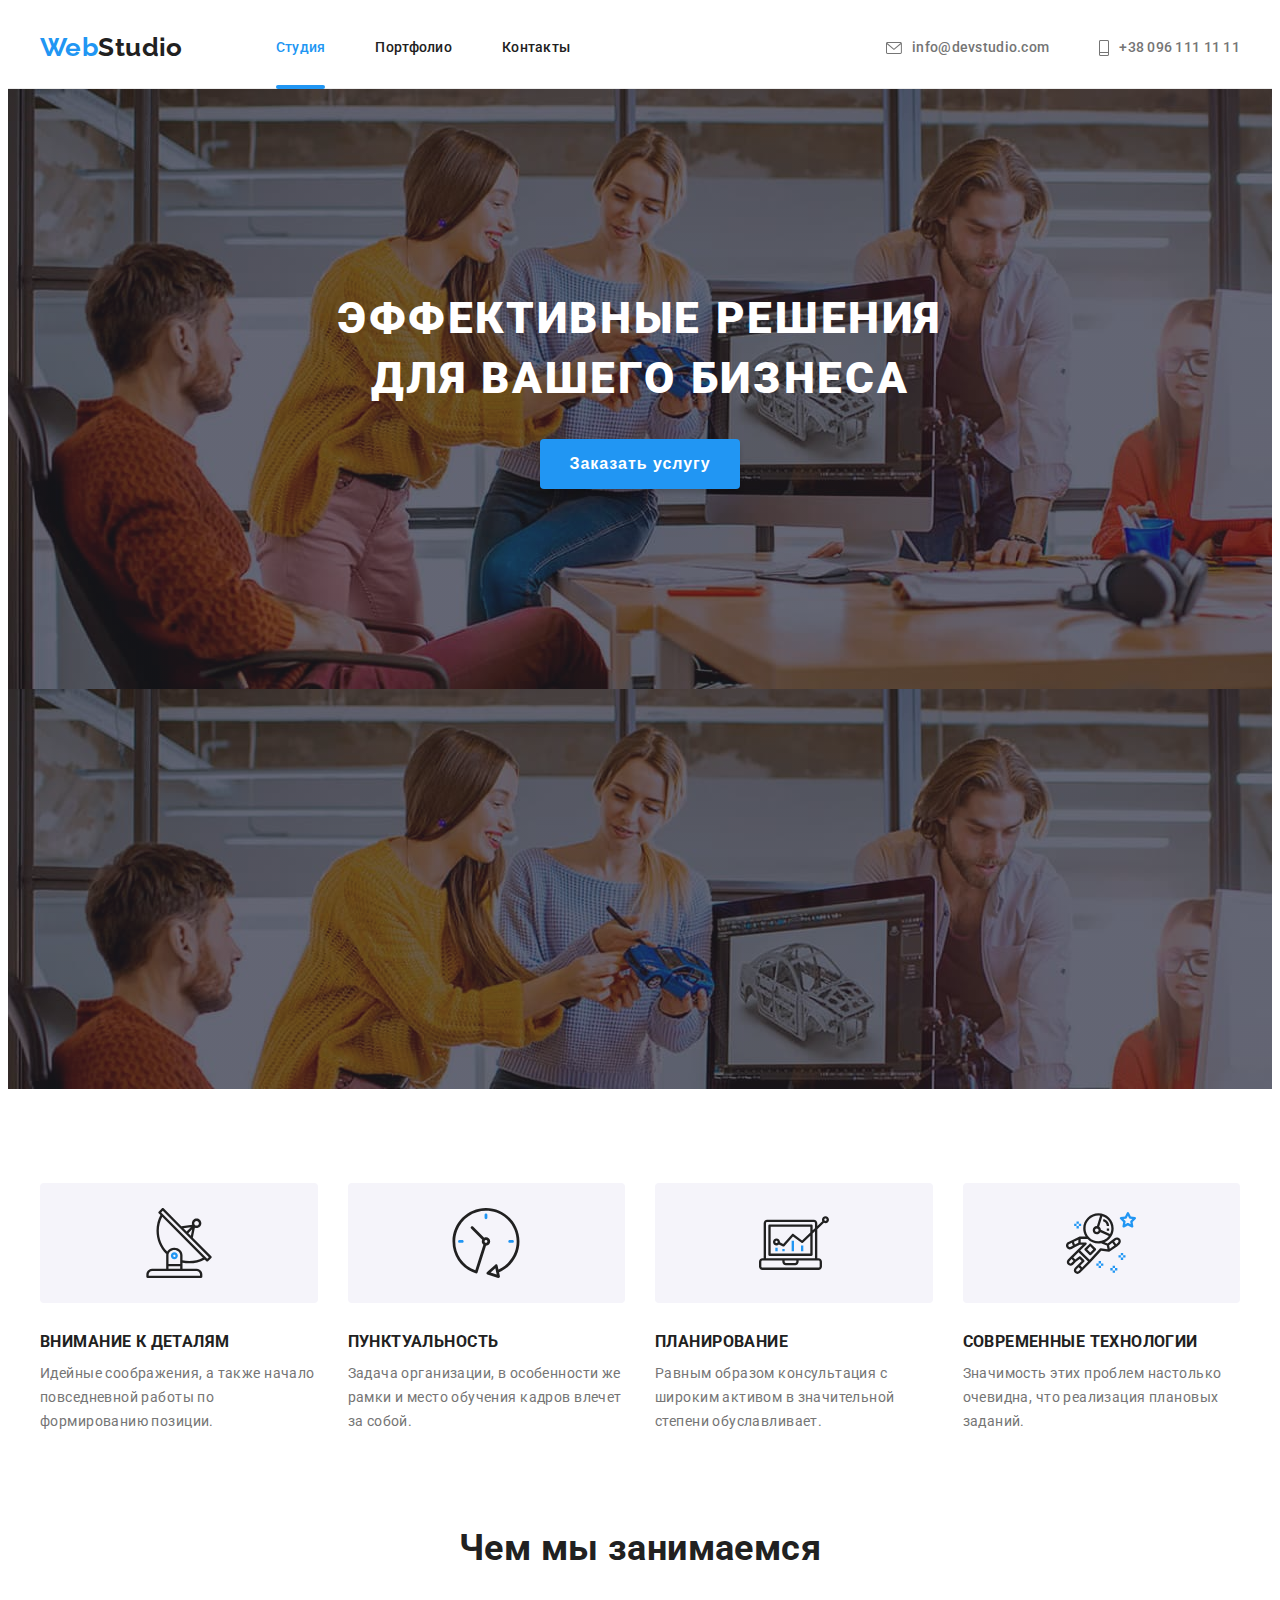
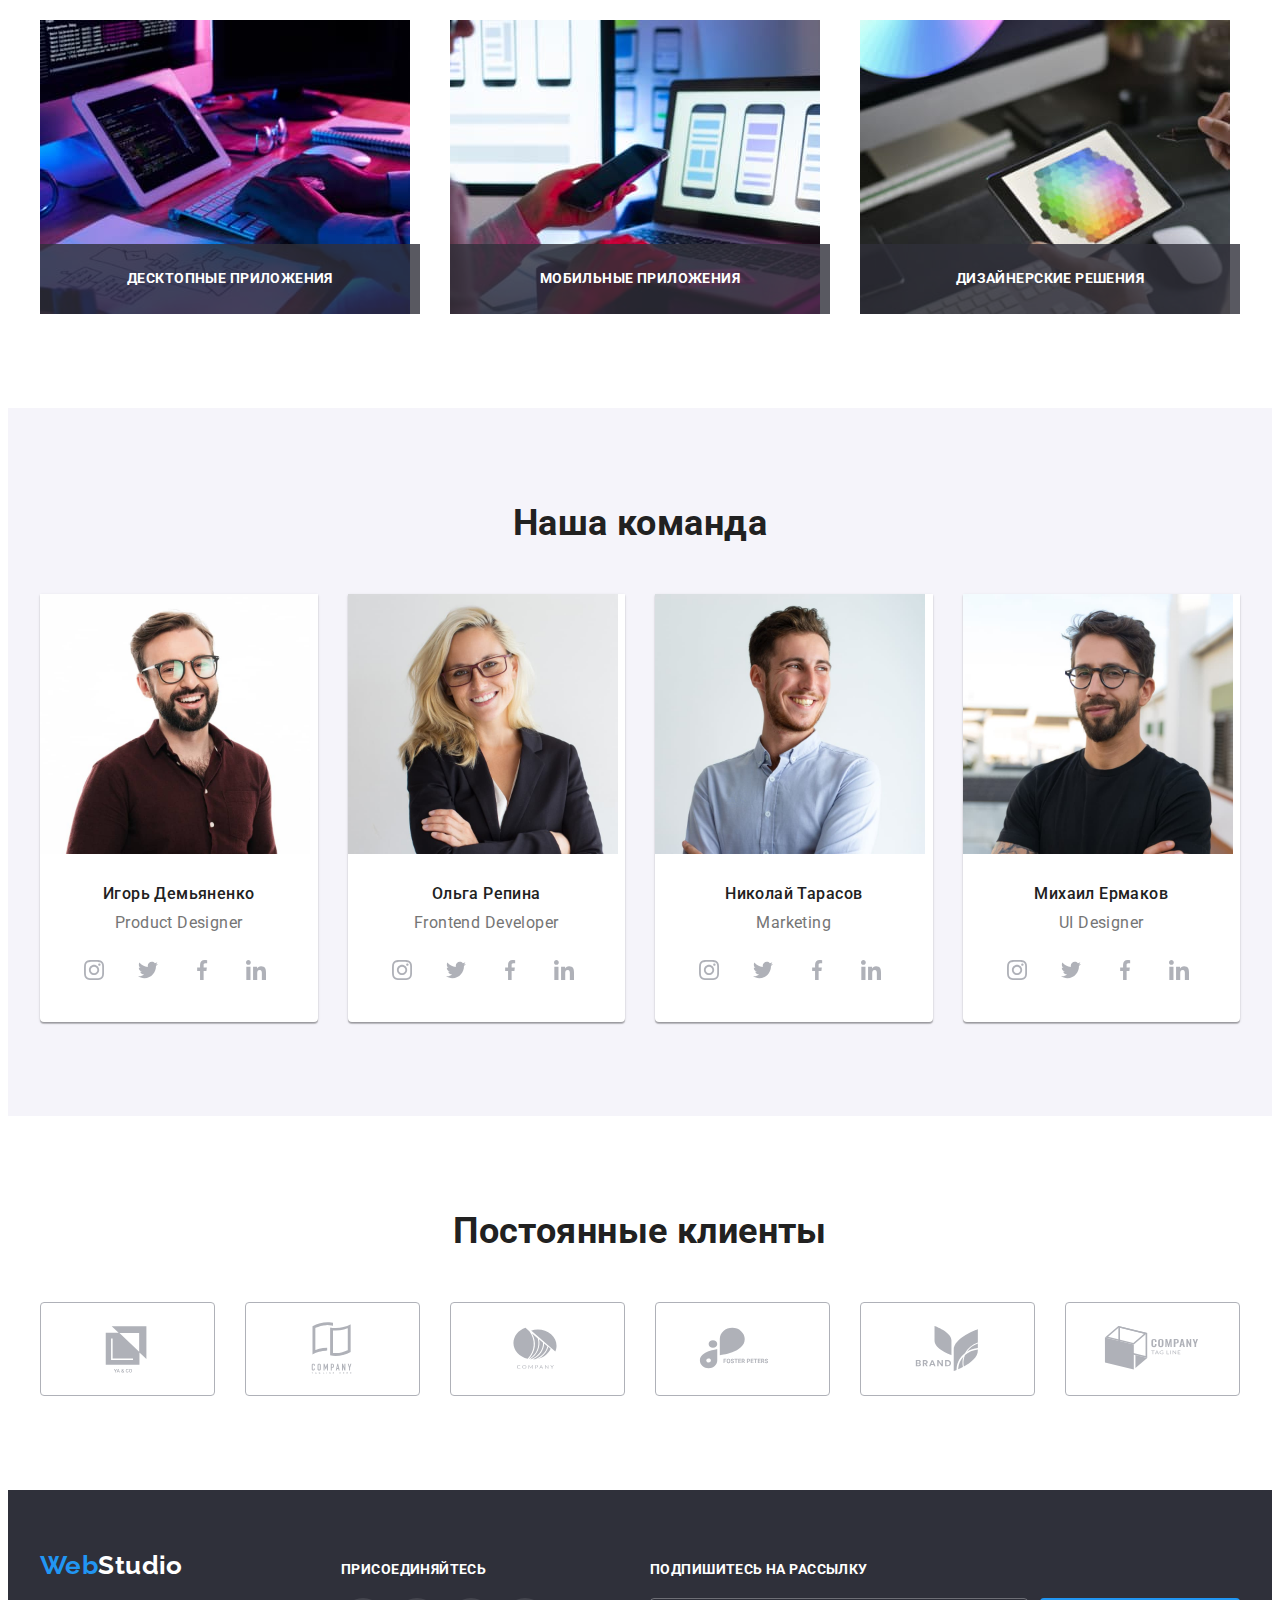
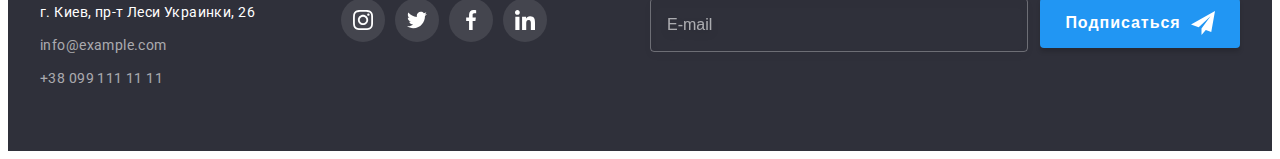
<file: index.html>
<!DOCTYPE html>
<html lang="ru">
  <head>
    <meta charset="UTF-8" />
    <meta http-equiv="X-UA-Compatible" content="IE=edge" />
    <meta name="viewport" content="width=device-width, initial-scale=1.0" />
    <meta
      name="description"
      content="Вебстудия. Создание вебсайта под ключ,  разработка мобильных приложений"
    />
    <title>WebStudio</title>

    <link rel="preconnect" href="https://fonts.googleapis.com" />
    <link rel="preconnect" href="https://fonts.gstatic.com" crossorigin />
    <link
      href="https://fonts.googleapis.com/css2?family=Raleway:wght@700&family=Roboto:wght@400;500;700;900&display=swap"
      rel="stylesheet"
    />
    <link
      rel="stylesheet"
      href="https://cdnjs.cloudflare.com/ajax/libs/modern-normalize/1.1.0/modern-normalize.min.css"
      integrity="sha512-wpPYUAdjBVSE4KJnH1VR1HeZfpl1ub8YT/NKx4PuQ5NmX2tKuGu6U/JRp5y+Y8XG2tV+wKQpNHVUX03MfMFn9Q=="
      crossorigin="anonymous"
      referrerpolicy="no-referrer"
    />

    <!--<link rel="stylesheet" href="./css/styles.css" />-->
    <link rel="stylesheet" href="./css/main.min.css" />
  </head>
  <body>
    <header class="page-header">
      <div class="container">
        <nav class="header-nav list">
          <a class="logo header__logo link" href="./index.html"
            >Web<span class="logo--header-accent">Studio</span></a
          >
          <ul class="header-nav__list list">
            <li class="header-nav__item">
              <a class="link link-current" href="">Студия</a>
            </li>
            <li class="header-nav__item">
              <a class="link" href="./portfolio.html">Портфолио</a>
            </li>
            <li class="header-nav__item">
              <a class="link" href="">Контакты</a>
            </li>
          </ul>
        </nav>
        <ul class="header-contacts list">
          <li class="header-contacts__item">
            <a
              class="header-contacts__email link"
              href="mailto:info@devstudio.com"
            >
              <svg class="header-contacts__icon" width="16" height="12">
                <use href="./images/icons.svg#icon-envelope"></use>
              </svg>
              info@devstudio.com
            </a>
          </li>
          <li class="header-contacts__item">
            <a class="header-contacts__tel link" href="tel:+380961111111">
              <svg class="header-contacts__icon" width="10" height="16">
                <use href="./images/icons.svg#icon-handy"></use>
              </svg>
              +38 096 111 11 11</a
            >
          </li>
        </ul>
      </div>
    </header>
    <main>
      <!-- HERO -->

      <section class="hero section">
        <div class="hero__overlay"></div>
        <div class="container">
          <!--<div class="hero-content"-->
          <h1 class="hero__title">Эффективные решения для вашего бизнеса</h1>
          <button class="hero__btn btn" type="button" data-modal-open>
            Заказать услугу
          </button>
          <!--</div>-->
        </div>
      </section>
      <!--end of HERO -->

      <!-- Блок Особенности -->
      <section class="qualities section">
        <div class="container">
          <h2 class="visually-hidden qualities__title">Особенности</h2>
          <!--Заголовок спрятан-->
          <ul class="qualities-list list">
            <li class="qualities-list__item">
              <div class="qualities-list__icon">
                <svg class="icon-antenna" width="70" height="70">
                  <use href="./images/icons.svg#icon-antenna"></use>
                </svg>
              </div>

              <h3 class="qualities-list__title">Внимание к деталям</h3>
              <p class="qualities-list__text">
                Идейные соображения, а также начало повседневной работы по
                формированию позиции.
              </p>
            </li>
            <li class="qualities-list__item">
              <div class="qualities-list__icon">
                <svg class="icon-clock" width="70" height="70">
                  <use href="./images/icons.svg#icon-clock"></use>
                </svg>
              </div>

              <h3 class="qualities-list__title">Пунктуальность</h3>
              <p class="qualities-list__text">
                Задача организации, в особенности же рамки и место обучения
                кадров влечет за собой.
              </p>
            </li>

            <li class="qualities-list__item">
              <div class="qualities-list__icon">
                <svg class="icon-diagram" width="70" height="70">
                  <use href="./images/icons.svg#icon-diagram"></use>
                </svg>
              </div>

              <h3 class="qualities-list__title">Планирование</h3>
              <p class="qualities-list__text">
                Равным образом консультация с широким активом в значительной
                степени обуславливает.
              </p>
            </li>
            <li class="qualities-list__item">
              <div class="qualities-list__icon">
                <svg class="icon-astronaut" width="70" height="70">
                  <use href="./images/icons.svg#icon-astronaut"></use>
                </svg>
              </div>

              <h3 class="qualities-list__title">Современные технологии</h3>
              <p class="qualities-list__text">
                Значимость этих проблем настолько очевидна, что реализация
                плановых заданий.
              </p>
            </li>
          </ul>
        </div>
      </section>
      <!-- Конец блока Особенности -->

      <!-- Блок Чем мы занимаемся-->
      <section class="dealing section">
        <div class="container">
          <h2 class="dealing__title">Чем мы занимаемся</h2>
          <ul class="dealing-list list">
            <li class="dealing-list__item">
              <img
                src="./images/we-do1.jpg"
                alt="Десктопные приложения"
                width="370"
              />
              <div class="dealing-list__overlay">
                <p class="dealing-list__text">Десктопные приложения</p>
              </div>
            </li>
            <li class="dealing-list__item">
              <img
                src="./images/we-do2.jpg"
                alt="Разработка мобильных приложений"
                width="370"
              />
              <div class="dealing-list__overlay">
                <p class="dealing-list__text">Мобильные приложения</p>
              </div>
            </li>
            <li class="dealing-list__item">
              <img
                src="./images/we-do3.jpg"
                alt="Разработка дизайна вебсайта"
                width="370"
              />
              <div class="dealing-list__overlay">
                <p class="dealing-list__text">Дизайнерские решения</p>
              </div>
            </li>
          </ul>
        </div>
      </section>
      <!-- Конец блока Чем мы занимаемся -->

      <!-- Блок Наша команда-->
      <section class="team section">
        <div class="container">
          <h2 class="team__title">Наша команда</h2>
          <ul class="team-list list">
            <li class="team-list__item">
              <img
                class="team-list__img"
                src="./images/staff1.jpg"
                alt="Игорь Демьяненко"
                width="270"
              />
              <h3 class="team-list__title">Игорь Демьяненко</h3>
              <p class="team-list__text" lang="en">Product Designer</p>
              <div class="team__soc-block">
                <ul class="soc-list list">
                  <li class="soc-list__item">
                    <a href="" class="soc-list__link soc-list__link--team link">
                      <svg
                        class="soc-list__icon icon-instagram"
                        width="20"
                        height="20"
                      >
                        <use href="./images/icons.svg#icon-instagram"></use>
                      </svg>
                    </a>
                  </li>
                  <li class="soc-list__item">
                    <a href="" class="soc-list__link soc-list__link--team link">
                      <svg
                        class="soc-list__icon icon-twitter"
                        width="20"
                        height="20"
                      >
                        <use href="./images/icons.svg#icon-twitter"></use>
                      </svg>
                    </a>
                  </li>

                  <li class="soc-list__item">
                    <a href="" class="soc-list__link soc-list__link--team link">
                      <svg
                        class="soc-list__icon icon-facebook"
                        width="20"
                        height="20"
                      >
                        <use href="./images/icons.svg#icon-facebook"></use>
                      </svg>
                    </a>
                  </li>
                  <li class="soc-list__item">
                    <a href="" class="soc-list__link soc-list__link--team link">
                      <svg
                        class="soc-list__icon icon-linkedin"
                        width="20"
                        height="20"
                      >
                        <use href="./images/icons.svg#icon-linkedin"></use>
                      </svg>
                    </a>
                  </li>
                </ul>
              </div>
            </li>
            <li class="team-list__item">
              <img
                class="team-list__img"
                src="./images/staff2.jpg"
                alt="Ольга Репина"
                width="270"
              />
              <h3 class="team-list__title">Ольга Репина</h3>
              <p class="team-list__text" lang="en">Frontend Developer</p>
              <div class="team__soc-block">
                <ul class="soc-list list">
                  <li class="soc-list__item">
                    <a href="" class="soc-list__link soc-list__link--team link">
                      <svg
                        class="soc-list__icon icon-instagram"
                        width="20"
                        height="20"
                      >
                        <use href="./images/icons.svg#icon-instagram"></use>
                      </svg>
                    </a>
                  </li>
                  <li class="soc-list__item">
                    <a href="" class="soc-list__link soc-list__link--team link">
                      <svg
                        class="soc-list__icon icon-twitter"
                        width="20"
                        height="20"
                      >
                        <use href="./images/icons.svg#icon-twitter"></use>
                      </svg>
                    </a>
                  </li>

                  <li class="soc-list__item">
                    <a href="" class="soc-list__link soc-list__link--team link">
                      <svg
                        class="soc-list__icon icon-facebook"
                        width="20"
                        height="20"
                      >
                        <use href="./images/icons.svg#icon-facebook"></use>
                      </svg>
                    </a>
                  </li>
                  <li class="soc-list__item">
                    <a href="" class="soc-list__link soc-list__link--team link">
                      <svg
                        class="soc-list__icon icon-linkedin"
                        width="20"
                        height="20"
                      >
                        <use href="./images/icons.svg#icon-linkedin"></use>
                      </svg>
                    </a>
                  </li>
                </ul>
              </div>
            </li>
            <li class="team-list__item">
              <img
                class="team-list__img"
                src="./images/staff3.jpg"
                alt="Николай Тарасов"
                width="270"
              />
              <h3 class="team-list__title">Николай Тарасов</h3>
              <p class="team-list__text" lang="en">Marketing</p>
              <div class="team__soc-block">
                <ul class="soc-list list">
                  <li class="soc-list__item">
                    <a href="" class="soc-list__link soc-list__link--team link">
                      <svg
                        class="soc-list__icon icon-instagram"
                        width="20"
                        height="20"
                      >
                        <use href="./images/icons.svg#icon-instagram"></use>
                      </svg>
                    </a>
                  </li>
                  <li class="soc-list__item">
                    <a href="" class="soc-list__link soc-list__link--team link">
                      <svg
                        class="soc-list__icon icon-twitter"
                        width="20"
                        height="20"
                      >
                        <use href="./images/icons.svg#icon-twitter"></use>
                      </svg>
                    </a>
                  </li>

                  <li class="soc-list__item">
                    <a href="" class="soc-list__link soc-list__link--team link">
                      <svg
                        class="soc-list__icon icon-facebook"
                        width="20"
                        height="20"
                      >
                        <use href="./images/icons.svg#icon-facebook"></use>
                      </svg>
                    </a>
                  </li>
                  <li class="soc-list__item">
                    <a href="" class="soc-list__link soc-list__link--team link">
                      <svg
                        class="soc-list__icon icon-linkedin"
                        width="20"
                        height="20"
                      >
                        <use href="./images/icons.svg#icon-linkedin"></use>
                      </svg>
                    </a>
                  </li>
                </ul>
              </div>
            </li>
            <li class="team-list__item">
              <img
                class="team-list__img"
                src="./images/staff4.jpg"
                alt="Михаил Ермаков"
                width="270"
              />
              <h3 class="team-list__title">Михаил Ермаков</h3>
              <p class="team-list__text" lang="en">UI Designer</p>
              <div class="team__soc-block">
                <ul class="soc-list list">
                  <li class="soc-list__item">
                    <a href="" class="soc-list__link soc-list__link--team link">
                      <svg
                        class="soc-list__icon icon-instagram"
                        width="20"
                        height="20"
                      >
                        <use href="./images/icons.svg#icon-instagram"></use>
                      </svg>
                    </a>
                  </li>
                  <li class="soc-list__item">
                    <a href="" class="soc-list__link soc-list__link--team link">
                      <svg
                        class="soc-list__icon icon-twitter"
                        width="20"
                        height="20"
                      >
                        <use href="./images/icons.svg#icon-twitter"></use>
                      </svg>
                    </a>
                  </li>

                  <li class="soc-list__item">
                    <a href="" class="soc-list__link soc-list__link--team link">
                      <svg
                        class="soc-list__icon icon-facebook"
                        width="20"
                        height="20"
                      >
                        <use href="./images/icons.svg#icon-facebook"></use>
                      </svg>
                    </a>
                  </li>
                  <li class="soc-list__item">
                    <a href="" class="soc-list__link soc-list__link--team link">
                      <svg
                        class="soc-list__icon icon-linkedin"
                        width="20"
                        height="20"
                      >
                        <use href="./images/icons.svg#icon-linkedin"></use>
                      </svg>
                    </a>
                  </li>
                </ul>
              </div>
            </li>
          </ul>
        </div>
      </section>
      <!-- Конец блока Наша команда-->
      <!-- Блок Наши клиенты-->
      <section class="clients section">
        <div class="container">
          <h2 class="clients-title">Постоянные клиенты</h2>

          <ul class="clients-list list">
            <li class="clients-list__item">
              <a href="" class="clients-list__link link">
                <svg class="clients-list__icon" width="106" height="60">
                  <use href="./images/icons.svg#icon-Logo1"></use>
                </svg>
              </a>
            </li>

            <li class="clients-list__item">
              <a href="" class="clients-list__link link">
                <svg class="clients-list__icon" width="106" height="60">
                  <use href="./images/icons.svg#icon-Logo2"></use>
                </svg>
              </a>
            </li>

            <li class="clients-list__item">
              <a href="" class="clients-list__link link">
                <svg class="clients-list__icon" width="106" height="60">
                  <use href="./images/icons.svg#icon-Logo3"></use>
                </svg>
              </a>
            </li>
            <li class="clients-list__item">
              <a href="" class="clients-list__link link">
                <svg class="clients-list__icon" width="106" height="60">
                  <use href="./images/icons.svg#icon-Logo4"></use>
                </svg>
              </a>
            </li>
            <li class="clients-list__item">
              <a href="" class="clients-list__link link">
                <svg class="clients-list__icon" width="106" height="60">
                  <use href="./images/icons.svg#icon-Logo5"></use>
                </svg>
              </a>
            </li>
            <li class="clients-list__item">
              <a href="" class="clients-list__link link">
                <svg class="clients-list__icon" width="106" height="60">
                  <use href="./images/icons.svg#icon-Logo6"></use>
                </svg>
              </a>
            </li>
          </ul>
        </div>
      </section>
    </main>
    <footer class="footer-page">
      <div class="container footer-page__blocks">
        <div class="footer-block__address">
          <a class="link logo footer-address-block__logo" href="./index.html"
            >Web<span class="footer--logo-accent">Studio</span></a
          >
          <address>
            <ul class="footer-contacts list">
              <li class="footer-contacts__item">
                <a
                  class="footer-contacts__adress link"
                  href=" https://goo.gl/maps/PGf1aji3u7h2vcn76"
                  target="_blank"
                  rel="noopener noreferrer"
                  >г. Киев, пр-т Леси Украинки, 26</a
                >
              </li>
              <li class="footer-contacts__item">
                <a
                  class="footer-contacts__email link"
                  href="mailto:info@example.com"
                  >info@example.com</a
                >
              </li>

              <li class="footer-contacts__item">
                <a class="footer-contacts__tel link" href="tel:+380991111111"
                  >+38 099 111 11 11</a
                >
              </li>
            </ul>
          </address>
        </div>
        <form class="footer-block__social">
          <p class="footer-block__title">Присоединяйтесь</p>
          <ul class="soc-list list">
            <li class="soc-list__item">
              <a href="" class="soc-list__link link">
                <svg
                  class="soc-list__icon icon-instagram"
                  width="20"
                  height="20"
                >
                  <use href="./images/icons.svg#icon-instagram"></use>
                </svg>
              </a>
            </li>
            <li class="soc-list__item">
              <a href="" class="soc-list__link link">
                <svg class="soc-list__icon icon-twitter" width="20" height="20">
                  <use href="./images/icons.svg#icon-twitter"></use>
                </svg>
              </a>
            </li>

            <li class="soc-list__item">
              <a href="" class="soc-list__link link">
                <svg
                  class="soc-list__icon icon-facebook"
                  width="20"
                  height="20"
                >
                  <use href="./images/icons.svg#icon-facebook"></use>
                </svg>
              </a>
            </li>
            <li class="soc-list__item">
              <a href="" class="soc-list__link link">
                <svg
                  class="soc-list__icon icon-linkedin"
                  width="20"
                  height="20"
                >
                  <use href="./images/icons.svg#icon-linkedin"></use>
                </svg>
              </a>
            </li>
          </ul>
        </form>
        <div class="footer-block__mailing">
          <p class="footer-mailing__text">Подпишитесь на рассылку</p>
          <div class="footer-mailing__field">
            <input
              class="footer-mailing__imput"
              type="email"
              name="mailing-email"
              placeholder="E-mail"
              id="mailing-email"
              title="my@mail.com"
            />
            <button class="btn footer-mailing__btn" type="submit">
              Подписаться<svg
                class="footer-mailing__icon icon-send"
                width="24"
                height="24"
              >
                <use href="./images/icons.svg#icon-icon-send"></use>
              </svg>
            </button>
          </div>
        </div>
      </div>
    </footer>
    <div class="backdrop is-hidden" data-modal>
      <!-- is-hidden -->
      <div class="modal">
        <button type="button" class="modal__close-btn" data-modal-close>
          <svg class="modal__icon-close" width="18" height="18">
            <use href="./images/icons.svg#icon-close-black-18dp"></use>
          </svg>
        </button>
        <form class="modal-form" autocomplete="off">
          <p class="modal-form__title">
            Оставьте свои данные, мы вам перезвоним
          </p>
          <label class="modal-form__label" for="name">Имя</label>
          <div class="modal-form__input-wrap">
            <input
              class="modal-form__input"
              type="text"
              name="name"
              id="name"
            />
            <svg class="modal-form__icon" width="18" height="18">
              <use href="./images/icons.svg#icon-person"></use>
            </svg>
          </div>
          <label class="modal-form__label" for="tel">Телефон</label>
          <div class="modal-form__input-wrap">
            <input class="modal-form__input" type="tel" name="tel" id="tel" />
            <svg class="modal-form__icon" width="18" height="18">
              <use href="./images/icons.svg#icon-phone"></use>
            </svg>
          </div>
          <label class="modal-form__label" for="email">Почта</label>
          <div class="modal-form__input-wrap">
            <input
              class="modal-form__input"
              type="email"
              name="email"
              id="email"
            />
            <svg class="modal-form__icon" width="18" height="18">
              <use href="./images/icons.svg#icon-email"></use>
            </svg>
          </div>
          <label class="modal-form__label" for="comment">Комментарий</label>
          <textarea
            class="modal-form__comment-area"
            placeholder="Введите текст"
            name="comment"
            id="comment"
          ></textarea>
          <div class="checkbox__field">
            <input
              type="checkbox"
              name="privacy"
              id="privacy"
              class="checkbox__check visually-hidden"
            />
            <label class="checkbox__text" for="privacy">
              <span class="checkbox__input">
                <svg class="checkbox__icon" width="11" height="8">
                  <use href="./images/icons.svg#icon-check"></use>
                </svg>
              </span>
              Соглашаюсь с рассылкой и принимаю &nbsp;
              <a href="" class="checkbox__link">Условия договора</a></label
            >
          </div>
          <button type="submit" class="modal__submit-btn btn">Отправить</button>
        </form>
      </div>
    </div>
    <script src="./js/modal.js"></script>
  </body>
</html>
</file>
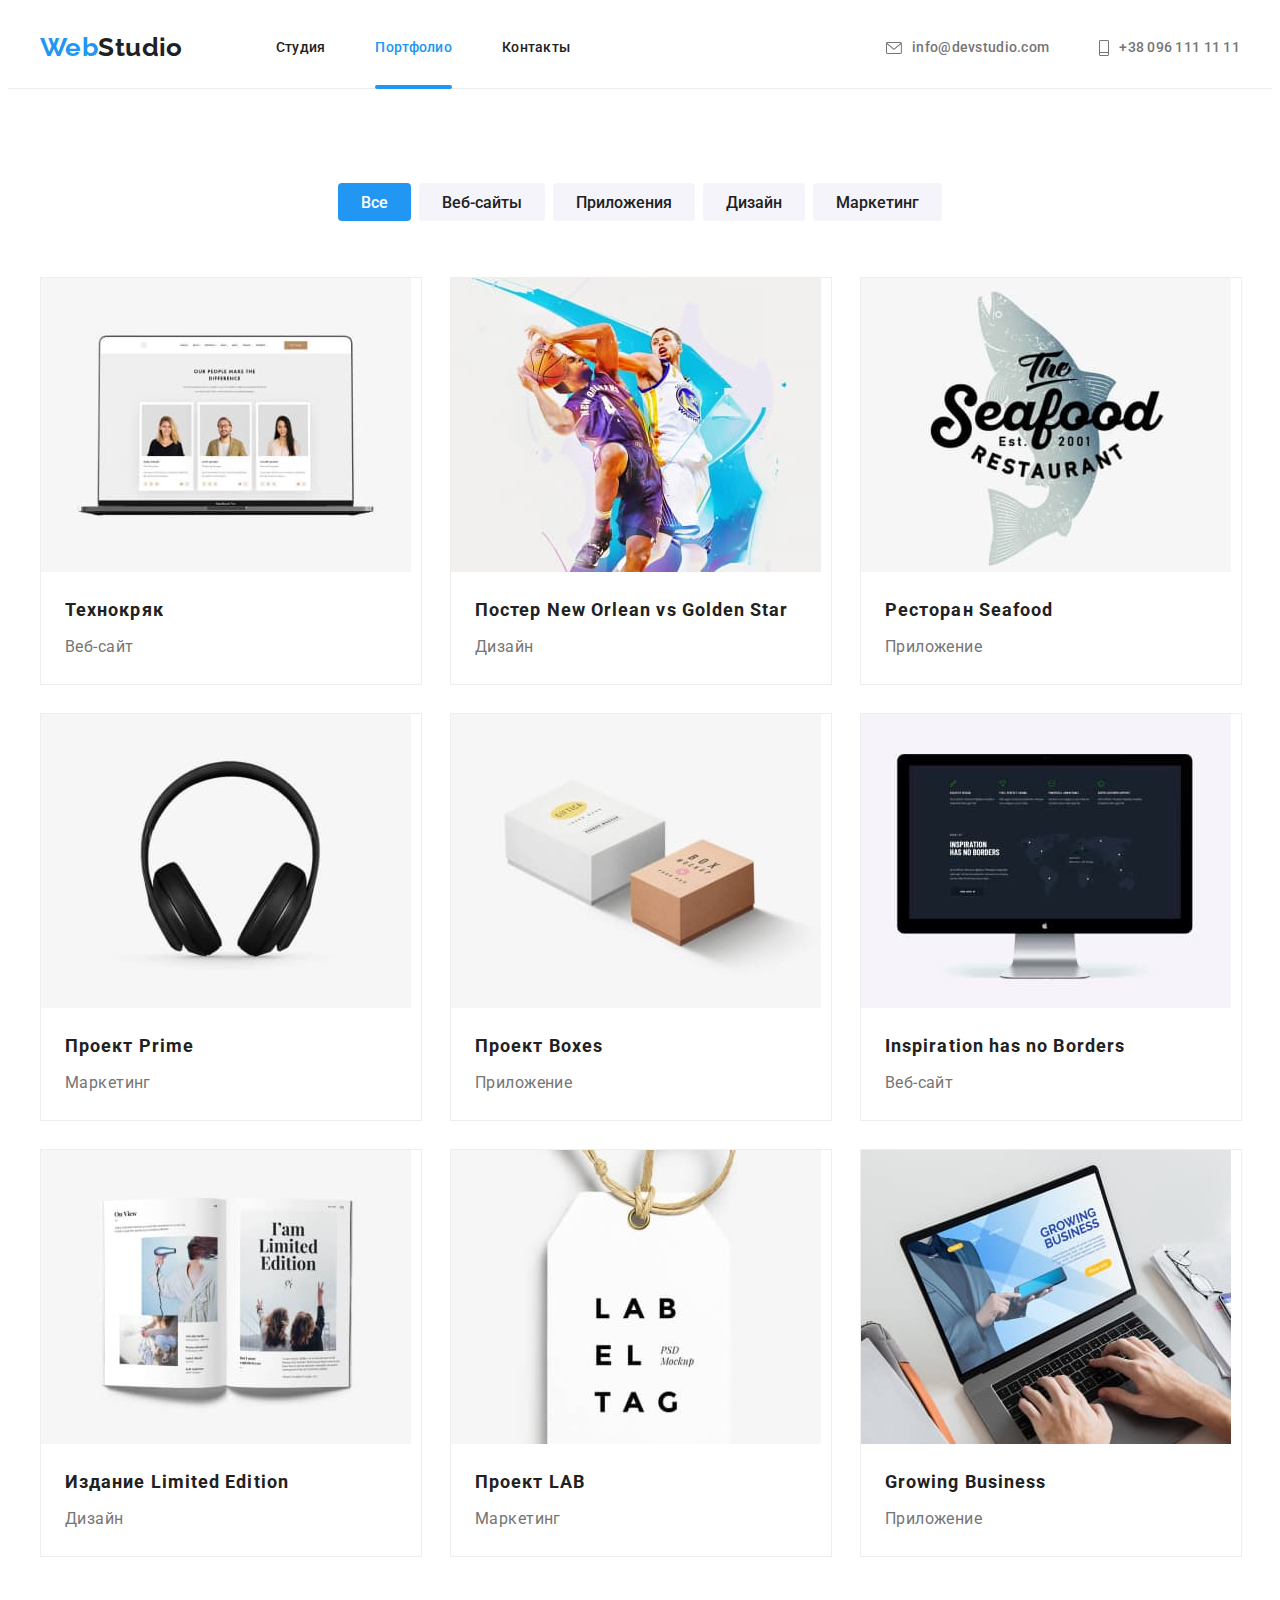
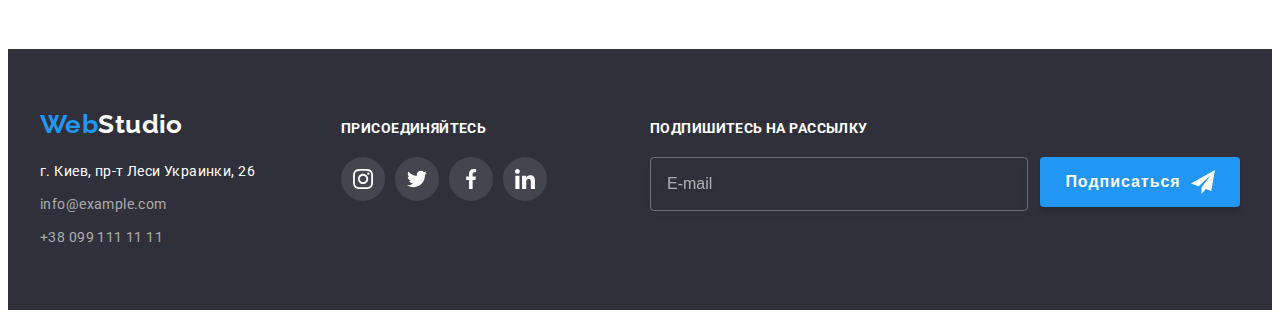
<file: portfolio.html>
<!DOCTYPE html>
<html lang="ru">
  <head>
    <meta charset="UTF-8" />
    <meta http-equiv="X-UA-Compatible" content="IE=edge" />
    <meta name="viewport" content="width=device-width, initial-scale=1.0" />
    <meta
      name="description"
      content="Вебстудия. Создание вебсайта под ключ,  разработка мобильных приложений"
    />
    <title>WebStudio</title>

    <link rel="preconnect" href="https://fonts.googleapis.com" />
    <link rel="preconnect" href="https://fonts.gstatic.com" crossorigin />
    <link
      href="https://fonts.googleapis.com/css2?family=Raleway:wght@700&family=Roboto:wght@400;500;700;900&display=swap"
      rel="stylesheet"
    />
    <link
      rel="stylesheet"
      href="https://cdnjs.cloudflare.com/ajax/libs/modern-normalize/1.1.0/modern-normalize.min.css"
      integrity="sha512-wpPYUAdjBVSE4KJnH1VR1HeZfpl1ub8YT/NKx4PuQ5NmX2tKuGu6U/JRp5y+Y8XG2tV+wKQpNHVUX03MfMFn9Q=="
      crossorigin="anonymous"
      referrerpolicy="no-referrer"
    />
    <!--<link rel="stylesheet" href="./css/styles.css" /> -->
    <link rel="stylesheet" href="./css/main.min.css" />
  </head>
  <body>
    <header class="page-header">
      <div class="container">
        <nav class="header-nav list">
          <a class="logo header__logo link" href="./index.html"
            >Web<span class="logo--header-accent">Studio</span></a
          >
          <ul class="header-nav__list list">
            <li class="header-nav__item">
              <a class="link" href="./index.html">Студия</a>
            </li>
            <li class="header-nav__item">
              <a class="link link-current" href="./portfolio.html">Портфолио</a>
            </li>
            <li class="header-nav__item">
              <a class="link" href="">Контакты</a>
            </li>
          </ul>
        </nav>
        <ul class="header-contacts list">
          <li class="header-contacts__item">
            <a
              class="header-contacts__email link"
              href="mailto:info@devstudio.com"
            >
              <svg class="header-contacts__icon" width="16" height="12">
                <use href="./images/icons.svg#icon-envelope"></use>
              </svg>
              info@devstudio.com
            </a>
          </li>
          <li class="header-contacts__item">
            <a class="header-contacts__tel link" href="tel:+380961111111">
              <svg class="header-contacts__icon" width="10" height="16">
                <use href="./images/icons.svg#icon-handy"></use>
              </svg>
              +38 096 111 11 11</a
            >
          </li>
        </ul>
      </div>
    </header>

    <main>
      <!-- Примеры работ -->
      <section class="examples section">
        <div class="container">
          <!-- Фильр -->

          <h1 class="examples__title visually-hidden">Примеры работ</h1>

          <ul class="list examples-filter">
            <li class="examples-filter__item">
              <button
                class="examples-filter__btn examples-filter--first-btn"
                type="button"
              >
                Все
              </button>
            </li>
            <li class="examples-filter__item">
              <button class="examples-filter__btn" type="button">
                Веб-сайты
              </button>
            </li>
            <li class="examples-filter__item">
              <button class="examples-filter__btn" type="button">
                Приложения
              </button>
            </li>
            <li class="examples-filter__item">
              <button class="examples-filter__btn" type="button">Дизайн</button>
            </li>
            <li class="examples-filter__item">
              <button class="examples-filter__btn" type="button">
                Маркетинг
              </button>
            </li>
          </ul>
          <!--</div> -->

          <!--  Карточки работ  -->
          <!--<div class="examles-card">-->
          <ul class="examples-list list">
            <li class="examples-list__item">
              <a class="examples-list__link link" href="">
                <div class="examples-list__wrap">
                  <img src="./images/project1.jpg" alt="" width="370" />
                  <p class="examples-list__wrap-text">
                    Ресурс предлагает комплексные предложения с разным уровнем
                    функционала и сервисов. Все это позволит посетителю получить
                    исчерпывающие сведения о компании или частном лице.
                  </p>
                </div>

                <!-- Низ карточки, ниже аналогично -->
                <div class="examples-list__content">
                  <h2 class="examples-list__title">Технокряк</h2>
                  <p class="examples-list__text">Веб-сайт</p>
                </div>
              </a>
            </li>
            <li class="examples-list__item">
              <a class="examples-list__link link" href="">
                <div class="examples-list__wrap">
                  <img src="./images/project2.jpg" alt="" width="370" />
                  <p class="examples-list__wrap-text">
                    Ресурс предлагает комплексные предложения с разным уровнем
                    функционала и сервисов. Все это позволит посетителю получить
                    исчерпывающие сведения о компании или частном лице.
                  </p>
                </div>
                <div class="examples-list__content">
                  <h2 class="examples-list__title">
                    Постер <span lang="en">New Orlean vs Golden Star</span>
                  </h2>
                  <p class="examples-list__text">Дизайн</p>
                </div>
              </a>
            </li>
            <li class="examples-list__item">
              <a class="examples-list__link link" href="">
                <div class="examples-list__wrap">
                  <img src="./images/project3.jpg" alt="" width="370" />
                  <p class="examples-list__wrap-text">
                    Ресурс предлагает комплексные предложения с разным уровнем
                    функционала и сервисов. Все это позволит посетителю получить
                    исчерпывающие сведения о компании или частном лице.
                  </p>
                </div>
                <div class="examples-list__content">
                  <h2 class="examples-list__title">
                    Ресторан <span lang="en">Seafood</span>
                  </h2>
                  <p class="examples-list__text">Приложение</p>
                </div>
              </a>
            </li>
            <li class="examples-list__item">
              <a class="examples-list__link link" href="">
                <div class="examples-list__wrap">
                  <img src="./images/project4.jpg" alt="" width="370" />
                  <p class="examples-list__wrap-text">
                    Ресурс предлагает комплексные предложения с разным уровнем
                    функционала и сервисов. Все это позволит посетителю получить
                    исчерпывающие сведения о компании или частном лице.
                  </p>
                </div>
                <div class="examples-list__content">
                  <h2 class="examples-list__title">
                    Проект <span lang="en">Prime</span>
                  </h2>
                  <p class="examples-list__text">Маркетинг</p>
                </div>
              </a>
            </li>
            <li class="examples-list__item">
              <a class="examples-list__link link" href="">
                <div class="examples-list__wrap">
                  <img src="./images/project5.jpg" alt="" width="370" />
                  <p class="examples-list__wrap-text">
                    Ресурс предлагает комплексные предложения с разным уровнем
                    функционала и сервисов. Все это позволит посетителю получить
                    исчерпывающие сведения о компании или частном лице.
                  </p>
                </div>
                <div class="examples-list__content">
                  <h2 class="examples-list__title">
                    Проект <span lang="en">Boxes</span>
                  </h2>
                  <p class="examples-list__text">Приложение</p>
                </div>
              </a>
            </li>
            <li class="examples-list__item">
              <a class="examples-list__link link" href="">
                <div class="examples-list__wrap">
                  <img src="./images/project6.jpg" alt="" width="370" />
                  <p class="examples-list__wrap-text">
                    Ресурс предлагает комплексные предложения с разным уровнем
                    функционала и сервисов. Все это позволит посетителю получить
                    исчерпывающие сведения о компании или частном лице.
                  </p>
                </div>
                <div class="examples-list__content">
                  <h2 class="examples-list__title" lang="en">
                    Inspiration has no Borders
                  </h2>
                  <p class="examples-list__text">Веб-сайт</p>
                </div>
              </a>
            </li>
            <li class="examples-list__item">
              <a class="examples-list__link link" href="">
                <div class="examples-list__wrap">
                  <img src="./images/project7.jpg" alt="" width="370" />
                  <p class="examples-list__wrap-text">
                    Ресурс предлагает комплексные предложения с разным уровнем
                    функционала и сервисов. Все это позволит посетителю получить
                    исчерпывающие сведения о компании или частном лице.
                  </p>
                </div>
                <div class="examples-list__content">
                  <h2 class="examples-list__title">
                    Издание <span lang="en">Limited Edition</span>
                  </h2>
                  <p class="examples-list__text">Дизайн</p>
                </div>
              </a>
            </li>
            <li class="examples-list__item">
              <a class="examples-list__link link" href="">
                <div class="examples-list__wrap">
                  <img src="./images/project8.jpg" alt="" width="370" />
                  <p class="examples-list__wrap-text">
                    Ресурс предлагает комплексные предложения с разным уровнем
                    функционала и сервисов. Все это позволит посетителю получить
                    исчерпывающие сведения о компании или частном лице.
                  </p>
                </div>
                <div class="examples-list__content">
                  <h2 class="examples-list__title">
                    Проект <span lang="en">LAB</span>
                  </h2>
                  <p class="examples-list__text">Маркетинг</p>
                </div>
              </a>
            </li>
            <li class="examples-list__item">
              <a class="examples-list__link link" href="">
                <div class="examples-list__wrap">
                  <img src="./images/project9.jpg" alt="" width="370" />
                  <p class="examples-list__wrap-text">
                    Ресурс предлагает комплексные предложения с разным уровнем
                    функционала и сервисов. Все это позволит посетителю получить
                    исчерпывающие сведения о компании или частном лице.
                  </p>
                </div>
                <div class="examples-list__content">
                  <h2 class="examples-list__title" lang="en">
                    Growing Business
                  </h2>
                  <p class="examples-list__text">Приложение</p>
                </div>
              </a>
            </li>
          </ul>
        </div>
      </section>
      <!--  Футер -->
    </main>
    <footer class="footer-page">
      <div class="container footer-page__blocks">
        <div class="footer-block__address">
          <a class="link logo footer-address-block__logo" href="./index.html"
            >Web<span class="footer--logo-accent">Studio</span></a
          >
          <address>
            <ul class="footer-contacts list">
              <li class="footer-contacts__item">
                <a
                  class="footer-contacts__adress link"
                  href=" https://goo.gl/maps/PGf1aji3u7h2vcn76"
                  target="_blank"
                  rel="noopener noreferrer"
                  >г. Киев, пр-т Леси Украинки, 26</a
                >
              </li>
              <li class="footer-contacts__item">
                <a
                  class="footer-contacts__email link"
                  href="mailto:info@example.com"
                  >info@example.com</a
                >
              </li>

              <li class="footer-contacts__item">
                <a class="footer-contacts__tel link" href="tel:+380991111111"
                  >+38 099 111 11 11</a
                >
              </li>
            </ul>
          </address>
        </div>
        <form class="footer-block__social">
          <p class="footer-block__title">Присоединяйтесь</p>
          <ul class="soc-list list">
            <li class="soc-list__item">
              <a href="" class="soc-list__link link">
                <svg
                  class="soc-list__icon icon-instagram"
                  width="20"
                  height="20"
                >
                  <use href="./images/icons.svg#icon-instagram"></use>
                </svg>
              </a>
            </li>
            <li class="soc-list__item">
              <a href="" class="soc-list__link link">
                <svg class="soc-list__icon icon-twitter" width="20" height="20">
                  <use href="./images/icons.svg#icon-twitter"></use>
                </svg>
              </a>
            </li>

            <li class="soc-list__item">
              <a href="" class="soc-list__link link">
                <svg
                  class="soc-list__icon icon-facebook"
                  width="20"
                  height="20"
                >
                  <use href="./images/icons.svg#icon-facebook"></use>
                </svg>
              </a>
            </li>
            <li class="soc-list__item">
              <a href="" class="soc-list__link link">
                <svg
                  class="soc-list__icon icon-linkedin"
                  width="20"
                  height="20"
                >
                  <use href="./images/icons.svg#icon-linkedin"></use>
                </svg>
              </a>
            </li>
          </ul>
        </form>
        <div class="footer-block__mailing">
          <p class="footer-mailing__text">Подпишитесь на рассылку</p>
          <div class="footer-mailing__field">
            <input
              class="footer-mailing__imput"
              type="email"
              name="mailing-email"
              placeholder="E-mail"
              id="mailing-email"
              title="my@mail.com"
            />
            <button class="btn footer-mailing__btn" type="submit">
              Подписаться<svg
                class="footer-mailing__icon icon-send"
                width="24"
                height="24"
              >
                <use href="./images/icons.svg#icon-icon-send"></use>
              </svg>
            </button>
          </div>
        </div>
      </div>
    </footer>
  </body>
</html>
</file>
<file: css/styles.css>
:root {
  --link-hover: rgba(33, 150, 243, 1);
  --btn-fokus-text: rgba(255, 255, 255, 1);
  --logo-accent: rgba(33, 150, 243, 1);
  --hero-footer-color: rgba(47, 48, 58, 1);
  --sec-title-color: rgba(33, 33, 33, 1);
  --paragraph-text: rgba(117, 117, 117, 1);
  --btn-background: rgba(33, 150, 243, 1);
  --title-color: rgba(33, 33, 33, 1);
}
/*------- Reset and so on -----------*/
p,
h1,
h2,
h3,
h4,
h5,
h6 {
  margin: 0;
}

ul {
  margin: 0;
  padding-left: 0;
}

button {
  cursor: pointer;
}
.link {
  text-decoration: none;
}
.list {
  list-style: none;
}
img {
  display: block;
  max-width: 100%;
}

body {
  background-color: rgba(255, 255, 255, 1);

  font-size: 14px;
  font-family: "Roboto", "Verdana", "Tahoma", sans-serif;
}
/*скрывается заголовок*/
.visually-hidden {
  position: absolute;
  white-space: nowrap;
  width: 1px;
  height: 1px;
  overflow: hidden;
  border: 0;
  padding: 0;
  clip: rect(0 0 0 0);
  clip-path: inset(50%);
  margin: -1px;
}

/*-------------------------------*/
/*------------ header -----------*/
.container {
  width: 1200px;
  padding: 0 15px;
  margin: 0 auto;
  /*outline: 1px dashed tomato;*/
}
.section {
  padding: 94px 0;
}

.page-header {
  /*padding: 24px 0 25px;*/
  border-bottom: 1px solid rgba(236, 236, 236, 1);
}
.page-header .container {
  display: flex;
  align-items: center;
}
.header-nav {
  display: flex;
  align-items: center;
}
.header-nav .link {
  display: block;
}
.header-contacts {
  display: block;
}
.logo {
  font-family: "Raleway", "Verdana", "Tahoma", sans-serif;
  color: var(--logo-accent);
  font-weight: 700;
  font-size: 26px;
  line-height: 1.19;
  letter-spacing: 0.03em;
}
.page-header .logo {
  margin-right: 93px;
  padding: 24px 0 25px;
}

.logo-accent {
  color: rgba(33, 33, 33, 1);
}
.header-list-item .link {
  display: block;
  padding-top: 32px;
  padding-bottom: 32px;
  color: rgba(33, 33, 33, 1);
}
.header-list {
  display: flex;
  align-items: center;
  color: rgba(33, 33, 33, 1);
  font-weight: 500;
  line-height: 1.14;
  letter-spacing: 0.02em;
}
.header-list-item:not(:last-child) {
  margin-right: 50px;
}
/*.header-list.link {
  color: rgba(33, 33, 33, 1);
}*/

/*.header-list .link:visited {
  color: rgba(33, 33, 33, 1);
}*/

.header-list .link.current {
  color: var(--link-hover);
}
.current {
  position: relative;
}
.current::after {
  content: "";
  position: absolute;
  bottom: -1px;
  left: 0;
  width: 100%;
  height: 4px;
  border-radius: 2px;
  background-color: var(--link-hover);
}

.header-list .link {
  transition: color 250ms cubic-bezier(0.4, 0, 0.2, 1);
}
.header-list .link:focus,
.header-list .link:hover,
.header-contacts .link:focus,
.header-contacts .link:hover {
  color: var(--link-hover);
}
.header-contacts .link {
  display: flex;
  padding-top: 32px;
  padding-bottom: 32px;
  align-items: center;
  color: rgba(117, 117, 117, 1);
  font-weight: 500;
  line-height: 1.14;
  letter-spacing: 0.02em;
  transition: color 250ms cubic-bezier(0.4, 0, 0.2, 1);
}

.header-contacts {
  display: flex;
  align-items: center;
  margin-left: auto;
}
.icon-envelope,
.icon-handy {
  margin-right: 10px;
  fill: currentColor;
}
.header-contacts .item:not(:last-child) {
  margin-right: 50px;
}

/* ----в эффективности этого visited я сомневаюсь, 
но тогда есть вопросы----- */

.header-contacts .link:visited {
  color: rgba(117, 117, 117, 1);
}

/* ------- HERO 235px------*/
.hero {
  background-color: rgba(196, 196, 196, 1);
  padding: 200px 0;
  max-width: 1600px;
  height: 600px;
  margin: 0 auto;

  background-image: linear-gradient(
      rgba(47, 48, 58, 0.4),
      rgba(47, 48, 58, 0.4)
    ),
    url(../images/hero-bg.jpg);
}

.hero-overlay {
}
.hero-content {
  padding: 200px 235px;
}
.hero-title {
  width: 696px;
  margin: 0 auto 30px;
  text-align: center;

  font-weight: 900;
  font-size: 44px;
  line-height: 1.36;
  letter-spacing: 0.06em;
  text-transform: uppercase;

  color: rgba(255, 255, 255, 1);
}

.hero-btn {
  padding: 10px 32px;
  display: block;
  margin: 0 auto;
  min-width: 200px;
  height: 50px;
  color: rgba(255, 255, 255, 1);
  background-color: var(--btn-background);

  font-family: inherit;
  font-weight: 700;
  font-size: 16px;
  line-height: 1.88;

  align-items: center;
  text-align: center;
  letter-spacing: 0.06em;
  cursor: pointer;

  box-shadow: 0px 4px 4px rgba(0, 0, 0, 0.15);
  border-radius: 4px;
  border: 1px solid transparent;
  transition: color 250ms cubic-bezier(0.4, 0, 0.2, 1),
    background-color 250ms cubic-bezier(0.4, 0, 0.2, 1);
}
.hero-btn:hover,
.hero-btn:focus {
  color: var(--btn-fokus-text);
  background-color: rgba(24, 140, 232, 1);
}

/* ----- Блок Особенности -----*/

.qualities {
}

/*.qualities-item:not(:last-child) {
  margin-right: 30px;
}*/
.qualities-list {
  display: flex;
  /*margin: -15px;*/
  column-gap: 30px;
}
.qualities-item {
  /*outline: 1px dashed green;*/
  /*width: calc((100% - 4 * 30px) / 4);
  margin: 15px;*/
  flex-basis: calc((100% - 3 * 30px) / 4);
}
.qualities-icon {
  display: flex;
  width: 100%;
  height: 120px;
  margin-bottom: 30px;
  background-color: rgba(245, 244, 250, 1);
  border-radius: 4px;
  justify-content: center;
  /*padding: 25px 100px;*/
  align-items: center;
}

.qualities-sec-title {
  color: var(--sec-title-color);
  line-height: 1.14;
  letter-spacing: 0.03em;
  text-transform: uppercase;
  margin-bottom: 10px;
}

.qualities-text {
  color: var(--paragraph-text);
  line-height: 1.71;
  letter-spacing: 0.03em;
}
/* --- Блок Чем мы занимаемся--- */
.dealing {
  padding-top: 0;
}
.dealing-list {
  display: flex;
  margin: -15px;
}
.dealing-link {
}
.dealing-item {
  flex-basis: calc((100%-3 * 30px) / 3);
  margin: 15px;
  /* outline: 1px dashed green;*/
  position: relative;
}
.dealing-overlay {
  position: absolute;
  display: flex;
  bottom: 0;
  width: 100%;
  height: 70px;
  align-items: center;
  justify-content: center;
  background-color: rgba(47, 48, 58, 0.8);
}
.dealing-text {
  font-weight: 700;
  font-size: 14px;
  line-height: 1.14;

  letter-spacing: 0.03em;
  text-transform: uppercase;
  color: rgba(255, 255, 255, 1);
}
.dealing-title {
  margin-bottom: 50px;

  font-size: 36px;
  line-height: 1.17;
  text-align: center;
  letter-spacing: 0.03em;
  color: var(--title-color);
}

/* -------Блок Наша команда-------*/
.team {
  background-color: rgba(245, 244, 250, 1);
}
.team-list {
  display: flex;
}
.team-item {
  background-color: rgba(255, 255, 255, 1);
  flex-basis: calc((100% -3 * 30px) / 4);
  padding-bottom: 30px;
  box-shadow: 0px 1px 3px rgba(0, 0, 0, 0.12), 0px 1px 1px rgba(0, 0, 0, 0.14),
    0px 2px 1px rgba(0, 0, 0, 0.2);
  border-radius: 0px 0px 4px 4px;
}
.team-item:not(:last-child) {
  margin-right: 30px;
}

.team-title {
  color: var(--title-color);
  font-size: 36px;
  line-height: 1.17;
  text-align: center;
  letter-spacing: 0.03em;
  margin-bottom: 50px;
}
.team-img {
  margin-bottom: 30px;
}
.team-sec-title {
  color: var(--sec-title-color);
  font-weight: 500;
  font-size: 16px;
  line-height: 1.19;
  /* identical to box height */
  text-align: center;
  letter-spacing: 0.03em;
  margin-bottom: 10px;
}
.team-text {
  color: var(--paragraph-text);
  font-size: 16px;
  line-height: 1.19;
  margin-bottom: 16px;
  /* identical to box height */

  text-align: center;
  letter-spacing: 0.03em;
}
.team-soc-block {
  display: block;
  padding: 0 32px;
}
.team-soc-list {
  display: flex;
}

.team-soc-item {
  margin-right: 10px;
  width: 44px;
  height: 44px;
}

.team-soc-item:last-child {
  margin-right: 0;
}

.team-soc-link {
  display: flex;
  width: 100%;
  height: 100%;
  align-items: center;
  justify-content: center;
  border-radius: 50%;
  background-color: rgba(255, 255, 255, 1);
  color: rgba(175, 177, 184, 1);
  transition: color 250ms cubic-bezier(0.4, 0, 0.2, 1),
    background-color 250ms cubic-bezier(0.4, 0, 0.2, 1);
}
.team-icon {
  fill: currentColor;
}

.team-soc-link:hover,
.team-soc-link:focus {
  color: rgba(255, 255, 255, 1);
  background-color: var(--link-hover);
}
/* ------- Clients -------- */
.clients-title {
  margin-bottom: 50px;

  font-weight: 700;
  font-size: 36px;
  line-height: 1.17;
  text-align: center;
  letter-spacing: 0.03em;
  color: var(--title-color);
}

.clients-list {
  display: flex;
  margin: 0 -15px 0;
}
.clients {
  background-color: rgba(255, 255, 255, 1);
}
.clients-item {
  display: flex;
  flex-basis: calc((100% -6 * 30px) / 6);
  margin: 0 15px;
  background-color: rgba(255, 255, 255, 1);
}
.clients-link {
  display: flex;
  height: 92px;
  color: rgba(175, 177, 184, 1);
  width: 100%;
  justify-content: center;
  align-items: center;

  border-radius: 4px;
  border: 1px solid #afb1b8;
  outline: transparent;
  transition: color 250ms cubic-bezier(0.4, 0, 0.2, 1),
    border-color 250ms cubic-bezier(0.4, 0, 0.2, 1);
}
.clients-icon {
  fill: currentColor;
  border-color: currentColor;
}
.clients-link:hover,
.clients-link:focus {
  color: var(--link-hover);
  border-color: var(--link-hover);
}

/* ------- Footer -------- */
.page-footer {
  background-color: var(--hero-footer-color);
  margin: 0 auto;
  padding: 60px 0;
}
.footer-blocks {
  display: flex;
  align-items: baseline;
}
.footer-block-address {
  margin-right: 70px;
  width: 231px;
  /*padding: 60px 0;*/
  /*outline: 1px solid green;*/
}
.page-footer .logo {
  display: block;
  margin-bottom: 20px;
}
/*.adr {
  margin-top: 20px;
}*/
.footer-contacts-item:not(:last-child) {
  margin-bottom: 9px;
}

.footer-logo-accent {
  color: rgba(255, 255, 255, 1);
}

.footer-adress {
  color: rgba(255, 255, 255, 1);
  font-style: normal;
  line-height: 1.71;
  letter-spacing: 0.03em;
  transition: color 250ms cubic-bezier(0.4, 0, 0.2, 1);
}

.footer-email,
.footer-tel {
  color: rgba(255, 255, 255, 0.6);
  font-style: normal;
  line-height: 1.71;
  letter-spacing: 0.03em;
  transition: color 250ms cubic-bezier(0.4, 0, 0.2, 1);
}
.footer-adress:hover,
.footer-adress:focus,
.footer-email:hover,
.footer-email:focus,
.footer-tel:hover,
.footer-tel:focus {
  color: var(--link-hover);
}

/* --- Footer soc links ---- */
.footer-block-social {
  margin-right: auto;
  /* outline: 1px solid green;*/
}

.footer-block-social-title {
  margin-bottom: 20px;
  color: rgba(255, 255, 255, 1);

  font-weight: 700;
  font-size: 14px;
  line-height: 1.14;
  letter-spacing: 0.03em;
  text-transform: uppercase;
}
.footer-soc-list {
  display: flex;
}

.footer-soc-item {
  margin-right: 10px;
  width: 44px;
  height: 44px;
}

.footer-soc-item:last-child {
  margin-right: 0;
}

.footer-soc-link {
  border-radius: 50%;
  background-color: rgba(255, 255, 255, 0.1);
  display: flex;
  width: 100%;
  height: 100%;
  align-items: center;
  justify-content: center;
  color: var(--btn-fokus-text);
  transition: background-color 250ms cubic-bezier(0.4, 0, 0.2, 1);
}

.footer-icon {
  fill: currentColor;
}
.footer-soc-link:hover,
.footer-soc-link:focus {
  background-color: var(--link-hover);
}
.footer-block-mailing {
  /*outline: 1px solid green;*/
  /* width: 570px;*/
  /*height: 86px;*/
}
.footer-mailing-text {
  margin-bottom: 20px;
  font-weight: 700;

  line-height: 1.14;
  letter-spacing: 0.03em;
  text-transform: uppercase;
  color: var(--btn-fokus-text);
}
.footer-mailing-field {
  display: flex;
}

.footer-mailing-imput {
  padding-left: 16px;
  margin-right: 12px;
  width: 358px;
  height: 50px;
  background-color: transparent;
  font-size: 16px;
  line-height: 1.25;
  letter-spacing: 0.03em;
  border: 1px solid rgba(255, 255, 255, 0.3);
  filter: drop-shadow(0px 4px 4px rgba(0, 0, 0, 0.15));
  border-radius: 4px;
  color: rgba(255, 255, 255, 0.6);
  outline: transparent;
  transition: border-color 250ms cubic-bezier(0.4, 0, 0.2, 1);
}
.footer-mailing-imput:focus {
  color: rgba(255, 255, 255, 1);

  border-color: rgba(255, 255, 255, 1);
}
.footer-mailing-imput::placeholder {
  font-size: 16px;
  line-height: 1.25;
  letter-spacing: 0.03em;

  color: rgba(255, 255, 255, 0.6);
}
.footer-mailing-btn {
  display: flex;
  padding-left: 29px;
  padding-right: 28px;
  width: 200px;
  height: 50px;
  align-items: center;
  font-weight: 700;
  font-size: 16px;
  line-height: 1.88;
  /* identical to box height, or 188% */

  letter-spacing: 0.06em;
  background-color: var(--btn-background);
  box-shadow: 0px 4px 4px rgba(0, 0, 0, 0.15);
  border-radius: 4px;
  outline: 1px solid transparent;
  border: 1px solid transparent;
  color: var(--btn-fokus-text);
}
.icon-send {
  margin-left: 10px;
}

/* ----- Portfolio ------ */
.examples {
}
.exaples-title {
}

.examples-navi {
}
.container .examples-navi {
}
.exaples-filter {
}

.exaples-filter-btn {
  display: inline-block;
  padding: 6px 22px;
  height: 38px;
  color: rgba(33, 33, 33, 1);
  background-color: rgba(245, 244, 250, 1);
  border-radius: 4px;
  border: 1px solid transparent;
  font-family: inherit;
  font-weight: 500;
  font-size: 16px;
  line-height: 1.62;
  text-align: center;
  letter-spacing: 0.03em;
  cursor: pointer;
  transition: color 250ms cubic-bezier(0.4, 0, 0.2, 1),
    background-color 250ms cubic-bezier(0.4, 0, 0.2, 1),
    box-shadow 250ms cubic-bezier(0.4, 0, 0.2, 1);
}
.filtr-btn:not(:last-child) {
  margin-right: 8px;
}
.filter-first-btn {
  color: var(--btn-fokus-text);

  background-color: var(--btn-background);
}
.exaples-filter-btn:hover,
.exaples-filter-btn:focus {
  color: var(--btn-fokus-text);
  background-color: var(--btn-background);
  box-shadow: 0 2px 2px 0 rgba(0, 0, 0, 0.12), 0 1px 2px 0 rgba(0, 0, 0, 0.08),
    0 3px 1px 0 rgba(0, 0, 0, 0.1);
}
/* ---- Список карточек ---------*/
.examles-card {
}

.examples-navi {
  display: flex;
  justify-content: center;
  margin-bottom: 56px;
}

.examples-list {
  display: flex;
  flex-wrap: wrap;
  margin: -15px;
}
.examples-list-item {
  margin: 15px;
  /*flex-basis: calc((100%-60px) / 3);*/
  flex-basis: calc(100% / 3 - 30px);
  /*border: 1px solid #eeeeee;*/
}

.examples-link {
  display: block;
  width: 100%;
  height: 100%;
  border: 1px solid #eeeeee;
  transition: box-shadow 250ms cubic-bezier(0.4, 0, 0.2, 1);
}
.examples-wrap {
  position: relative;
  overflow: hidden;
}
.examples-wrap-text {
  position: absolute;
  top: 0;
  height: 100%;
  padding: 63px 24px;
  font-size: 18px;
  line-height: 1.56;

  letter-spacing: 0.03em;
  color: rgba(255, 255, 255, 1);
  background-color: rgba(33, 150, 243, 0.9);
  transform: translateY(101%);
  transition: transform 250ms cubic-bezier(0.4, 0, 0.2, 1);
}

.examples-link:hover .examples-wrap-text,
.examples-link:focus .examples-wrap-text {
  transform: translateY(0);
}

.examples-content {
  padding: 20px 24px;
}

.examples-sec-title {
  margin-bottom: 4px;
  color: var(--sec-title-color);
  font-size: 18px;
  line-height: 2;
  letter-spacing: 0.06em;
}

.examples-text {
  color: var(--paragraph-text);
  font-size: 16px;
  line-height: 1.88;
  letter-spacing: 0.03em;
}
.examples-link:hover,
.examples-link:focus {
  box-shadow: 0px 1px 1px rgba(0, 0, 0, 0.12), 0px 4px 4px rgba(0, 0, 0, 0.06),
    1px 4px 6px rgba(0, 0, 0, 0.16);
}
/*----- Модальное окно -----*/
.backdrop {
  position: fixed;
  padding: 40px;
  top: 0;
  left: 0;
  width: 100%;
  height: 100%;
  background-color: rgba(0, 0, 0, 0.2);
  transition: opacity 250ms linear, visibility 500ms linear;
  /*без этого не работает обратная анимация*/
}
.modal {
  position: absolute;
  padding: 40px;
  width: 528px;
  min-height: 581px;
  top: 50%;
  left: 50%;
  transform: translate(-50%, -50%) scale(1) rotate(0);
  background-color: rgba(255, 255, 255, 1);
  box-shadow: 0px 1px 3px rgba(0, 0, 0, 0.12), 0px 1px 1px rgba(0, 0, 0, 0.14),
    0px 2px 1px rgba(0, 0, 0, 0.2);
  border-radius: 4px;
  transition: transform 300ms linear;
}
.modal-close-btn {
  position: absolute;
  display: flex;
  width: 30px;
  height: 30px;
  top: 8px;
  right: 8px;
  align-items: center;
  justify-content: center;
  border: 1px solid rgba(0, 0, 0, 0.1);
  border-radius: 50%;
  background-color: transparent;
  transition: fill 250ms cubic-bezier(0.4, 0, 0.2, 1);
}
.modal-close-btn:focus,
.modal-close-btn:hover {
  fill: rgba(33, 150, 243, 1);
}
.is-hidden {
  opacity: 0;
  visibility: hidden;
  pointer-events: none;
}
.backdrop.is-hidden .modal {
  transform: translate(-50%, -100%) scale(0) rotate(180deg);
}
.modal-form {
  display: flex;
  flex-direction: column;
}
.modal-title {
  margin-bottom: 12px;

  font-weight: 700;
  font-size: 20px;
  line-height: 1.05;
  text-align: center;
  letter-spacing: 0.03em;

  color: #212121;
}
.modal-input {
  padding-left: 42px;
  width: 100%;
  height: 40px;

  border: 1px solid rgba(33, 33, 33, 0.2);
  border-radius: 4px;
  transition: border-color 250ms cubic-bezier(0.4, 0, 0.2, 1);
}
.modal-input:focus,
.comment-area:focus {
  border-color: rgba(33, 150, 243, 1);
  outline: transparent;
}
.modal-input:focus + .modal-icon {
  fill: rgba(33, 150, 243, 1);
}
.modal-label {
  margin-bottom: 4px;
  font-family: "Roboto";
  font-style: normal;
  font-weight: 400;
  font-size: 12px;
  line-height: 1.17;
  letter-spacing: 0.01em;

  color: #757575;
}
.input-wrap {
  position: relative;
  margin-bottom: 10px;
}
.modal-icon {
  position: absolute;

  left: 12px;
  top: 50%;
  transform: translateY(-50%);
  transition: fill 250ms cubic-bezier(0.4, 0, 0.2, 1);
}
.comment-area {
  resize: none;
  transition: border-color 250ms cubic-bezier(0.4, 0, 0.2, 1);
}
.comment-area {
  padding: 12px 16px;
  margin-bottom: 20px;
  width: 100%;
  height: 120px;
  border: 1px solid rgba(33, 33, 33, 0.2);
  border-radius: 4px;
}

.comment-area::placeholder {
  font-size: 12px;
  line-height: 1.17;
  letter-spacing: 0.01em;
  color: rgba(117, 117, 117, 0.5);
}
.privacy-field {
  margin-bottom: 30px;
  text-align: center;
}
.privacy-text {
  line-height: 1.71;
  letter-spacing: 0.03em;

  color: #757575;
}
.privacy-link {
  color: var(--link-hover);
}
/* Кастомный чекбокс */
.privacy-text {
  display: flex;
  justify-content: center;
  align-items: center;
}

.input-check {
  display: flex;
  align-items: center;
  justify-content: center;
  margin-right: 7px;
  width: 16px;
  height: 15px;
  border-radius: 2px;
  border: 2px solid rgba(33, 33, 33, 1);
  transition: border-color 250ms cubic-bezier(0.4, 0, 0.2, 1);
}
.privacy-check:focus + .privacy-text > .input-check {
  border-color: rgba(33, 150, 243, 1);
}
.check-icon {
  fill: transparent;
}

.privacy-check:checked + .privacy-text span {
  background-color: rgba(33, 150, 243, 1);
  border: none;
}
.privacy-check:checked + .privacy-text .check-icon {
  fill: var(--btn-fokus-text);
}
/* ---------------------*/
.modal-submit-btn {
  display: flex;
  align-items: center;
  justify-content: center;
  margin: 0 auto;

  width: 200px;
  height: 50px;

  font-weight: 700;
  font-size: 16px;
  line-height: 1.88;

  letter-spacing: 0.06em;

  color: rgba(255, 255, 255, 1);
  background-color: var(--btn-background);
  box-shadow: 0px 4px 4px rgba(0, 0, 0, 0.15);
  border-radius: 4px;
  border: 1px solid transparent;
  transition: background-color 250ms cubic-bezier(0.4, 0, 0.2, 1);
}
.modal-submit-btn:focus,
.modal-submit-btn:hover {
  background-color: rgba(24, 140, 232, 1);
  outline: transparent;
}
</file>
<file: css/main.min.css>
p,h1,h2,h3,h4,h5,h6{margin:0}ul{margin:0;padding-left:0}button{cursor:pointer}.link{text-decoration:none}.list{list-style:none}img{display:block;max-width:100%}:root{--accent-color: rgba(33, 150, 243, 1);--hero-footer-color: rgba(47, 48, 58, 1);--title-color: rgba(33, 33, 33, 1);--sec-title-color: rgba(33, 33, 33, 1);--paragraph-text: rgba(117, 117, 117, 1);--btn-hover-background: rgba(24, 140, 232, 1);--btn-text: rgba(255, 255, 255, 1);--btn-background: rgba(33, 150, 243, 1)}.visually-hidden{position:absolute;white-space:nowrap;width:1px;height:1px;overflow:hidden;border:0;padding:0;clip:rect(0 0 0 0);clip-path:inset(50%);margin:-1px}body{background-color:#fff;letter-spacing:.03em;font-size:14px;font-family:"Roboto","Verdana","Tahoma",sans-serif}.container{width:1200px;padding:0 15px;margin:0 auto}.section{padding:94px 0}.logo{font-family:"Raleway","Verdana","Tahoma",sans-serif;color:var(--accent-color);font-weight:700;font-size:26px;line-height:1.19}.logo--header-accent{color:#212121}.footer--logo-accent{color:#fff}.btn{display:flex;align-items:center;justify-content:center;min-width:200px;height:50px;color:var(--btn-text);background-color:var(--btn-background);font-weight:700;font-size:16px;line-height:1.88;letter-spacing:.06em;box-shadow:0px 4px 4px rgba(0,0,0,.15);border-radius:4px;border:1px solid rgba(0,0,0,0)}.link-current{position:relative}.link-current::after{content:"";position:absolute;bottom:-1px;left:0;width:100%;height:4px;border-radius:2px;background-color:var(--accent-color)}.soc-list{display:flex}.soc-list__item{margin-right:10px;width:44px;height:44px}.soc-list__item:last-child{margin-right:0}.soc-list__link{display:flex;width:100%;height:100%;align-items:center;justify-content:center;border-radius:50%;color:var(--btn-text);background-color:rgba(255,255,255,.1);transition-property:background-color;transition-duration:250ms;transition-timing-function:cubic-bezier(0.4, 0, 0.2, 1)}.soc-list__link:hover,.soc-list__link:focus{background-color:var(--accent-color)}.soc-list__icon{fill:currentColor}.soc-list__link--team{background-color:#fff;color:#afb1b8;transition-property:color,background-color;transition-duration:250ms;transition-timing-function:cubic-bezier(0.4, 0, 0.2, 1)}.soc-list__link--team:hover,.soc-list__link--team:focus{color:#fff}.backdrop{position:fixed;padding:40px;top:0;left:0;width:100%;height:100%;background-color:rgba(0,0,0,.2);transition:opacity 250ms linear,visibility 500ms linear}.page-header{border-bottom:1px solid #ececec}.page-header .container{display:flex;align-items:center}.page-header .header__logo{margin-right:93px;padding:24px 0 25px}.header-nav{display:flex;align-items:center}.header-nav .link{display:block}.header-nav__item:not(:last-child){margin-right:50px}.header-nav__list{display:flex;align-items:center;color:#212121;font-weight:500;line-height:1.14;letter-spacing:.02em}.header-nav__item .link{display:block;padding-top:32px;padding-bottom:32px;color:#212121}.header-nav__list .link-current{color:var(--accent-color)}.header-nav__list .link{transition-property:color;transition-duration:250ms;transition-timing-function:cubic-bezier(0.4, 0, 0.2, 1)}.header-nav__list .link:focus,.header-nav__list .link:hover{color:var(--accent-color)}.header-contacts{display:flex;align-items:center;margin-left:auto}.header-contacts__icon{margin-right:10px;fill:currentColor}.header-contacts__item:not(:last-child){margin-right:50px}.header-contacts .link{display:flex;padding-top:32px;padding-bottom:32px;align-items:center;color:#757575;font-weight:500;line-height:1.14;letter-spacing:.02em;transition-property:color;transition-duration:250ms;transition-timing-function:cubic-bezier(0.4, 0, 0.2, 1)}.header-contacts .link:visited{color:#757575}.header-contacts .link:focus,.header-contacts .link:hover{color:var(--accent-color)}.hero{background-color:#c4c4c4;padding:200px 0;max-width:1600px;height:600px;margin:0 auto;background-image:linear-gradient(rgba(47, 48, 58, 0.4), rgba(47, 48, 58, 0.4)),url(../images/hero-bg.jpg)}.hero__title{width:696px;margin:0 auto 30px;text-align:center;font-weight:900;font-size:44px;line-height:1.36;letter-spacing:.06em;text-transform:uppercase;color:#fff}.hero__btn{transition-property:background-color;transition-duration:250ms;transition-timing-function:cubic-bezier(0.4, 0, 0.2, 1);margin:0 auto}.hero__btn:hover,.hero__btn:focus{background-color:var(--btn-hover-background)}.qualities-list{display:flex;column-gap:30px}.qualities-list__item{flex-basis:calc((100% - 90px)/4)}.qualities-list__icon{display:flex;width:100%;height:120px;margin-bottom:30px;background-color:#f5f4fa;border-radius:4px;justify-content:center;align-items:center}.qualities-list__title{color:var(--sec-title-color);line-height:1.14;text-transform:uppercase;margin-bottom:10px}.qualities-list__text{color:var(--paragraph-text);line-height:1.71}.dealing{padding-top:0}.dealing__title{margin-bottom:50px;font-size:36px;line-height:1.17;text-align:center;color:var(--title-color)}.dealing-list{display:flex;margin:-15px}.dealing-list__item{flex-basis:calc((100% - 90px)/3);margin:15px;position:relative}.dealing-list__overlay{position:absolute;display:flex;bottom:0;width:100%;height:70px;align-items:center;justify-content:center;background-color:rgba(47,48,58,.8)}.dealing-list__text{font-weight:700;line-height:1.14;text-transform:uppercase;color:#fff}.team{background-color:#f5f4fa}.team__title{color:var(--title-color);font-size:36px;line-height:1.17;text-align:center;margin-bottom:50px}.team-list{display:flex}.team-list__item{background-color:#fff;flex-basis:calc((100% - 90px)/4);padding-bottom:30px;box-shadow:0px 1px 3px rgba(0,0,0,.12),0px 1px 1px rgba(0,0,0,.14),0px 2px 1px rgba(0,0,0,.2);border-radius:0px 0px 4px 4px}.team-list__item:not(:last-child){margin-right:30px}.team-list__img{margin-bottom:30px}.team-list__title{color:var(--sec-title-color);font-weight:500;font-size:16px;line-height:1.19;text-align:center;margin-bottom:10px}.team-list__text{color:var(--paragraph-text);font-size:16px;line-height:1.19;margin-bottom:16px;text-align:center}.team__soc-block{display:block;padding:0 32px}.clients{background-color:#fff}.clients-title{margin-bottom:50px;font-weight:700;font-size:36px;line-height:1.17;text-align:center;color:var(--title-color)}.clients-list{display:flex;margin:0 -15px 0}.clients-list__item{display:flex;flex-basis:calc((100% - 180px)/6);margin:0 15px;background-color:#fff}.clients-list__icon{fill:currentColor;border-color:currentColor}.clients-list__link{transition-property:color,border-color;transition-duration:250ms;transition-timing-function:cubic-bezier(0.4, 0, 0.2, 1);display:flex;height:92px;color:#afb1b8;width:100%;justify-content:center;align-items:center;border-radius:4px;border:1px solid #afb1b8;outline:rgba(0,0,0,0)}.clients-list__link:hover,.clients-list__link:focus{color:var(--accent-color);border-color:var(--accent-color)}.footer-page{background-color:var(--hero-footer-color);margin:0 auto;padding:60px 0}.footer-page__blocks{display:flex;align-items:baseline}.footer-block__address{margin-right:70px;width:231px}.footer-address-block__logo{display:block;margin-bottom:20px}.footer-contacts__item:not(:last-child){margin-bottom:9px}.footer-contacts__adress{color:#fff;font-style:normal;line-height:1.71;transition-property:color;transition-duration:250ms;transition-timing-function:cubic-bezier(0.4, 0, 0.2, 1)}.footer-contacts__adress:hover,.footer-contacts__adress:focus{color:var(--accent-color)}.footer-contacts__email,.footer-contacts__tel{color:rgba(255,255,255,.6);font-style:normal;line-height:1.71;transition-property:color;transition-duration:250ms;transition-timing-function:cubic-bezier(0.4, 0, 0.2, 1)}.footer-contacts__email:hover,.footer-contacts__email:focus,.footer-contacts__tel:hover,.footer-contacts__tel:focus{color:var(--accent-color)}.footer-block__social{margin-right:auto}.footer-block__title{margin-bottom:20px;color:#fff;font-weight:700;line-height:1.14;text-transform:uppercase}.footer-mailing__text{margin-bottom:20px;font-weight:700;line-height:1.14;text-transform:uppercase;color:var(--btn-text)}.footer-mailing__field{display:flex}.footer-mailing__imput{padding-left:16px;margin-right:12px;width:358px;height:50px;line-height:1.25;font-size:16px;border:1px solid rgba(255,255,255,.3);filter:drop-shadow(0px 4px 4px rgba(0, 0, 0, 0.15));border-radius:4px;background-color:rgba(0,0,0,0);color:rgba(255,255,255,.6);outline:rgba(0,0,0,0);transition-property:border-color;transition-duration:250ms;transition-timing-function:cubic-bezier(0.4, 0, 0.2, 1)}.footer-mailing__imput:focus{color:#fff;border-color:#fff}.footer-mailing__imput::placeholder{font-size:16px;line-height:1.25;color:rgba(255,255,255,.6)}.footer-mailing__btn{outline:1px solid rgba(0,0,0,0)}.footer-mailing__icon{margin-left:10px}.examples-filter{display:flex;justify-content:center;margin-bottom:56px}.examples-filter__btn{display:inline-block;padding:6px 22px;height:38px;color:#212121;background-color:#f5f4fa;border-radius:4px;border:1px solid rgba(0,0,0,0);font-family:inherit;font-weight:500;font-size:16px;line-height:1.62;text-align:center;transition-property:color,background-color,box-shadow;transition-duration:250ms;transition-timing-function:cubic-bezier(0.4, 0, 0.2, 1)}.examples-filter__btn:hover,.examples-filter__btn:focus{color:var(--btn-text);background-color:var(--btn-background);box-shadow:0 2px 2px 0 rgba(0,0,0,.12),0 1px 2px 0 rgba(0,0,0,.08),0 3px 1px 0 rgba(0,0,0,.1)}.examples-filter__item:not(:last-child){margin-right:8px}.examples-filter--first-btn{color:var(--btn-text);background-color:var(--btn-background)}.examples-list{display:flex;flex-wrap:wrap;margin:-15px}.examples-list__item{margin:15px;flex-basis:calc(33.3333333333% - 30px)}.examples-list__link{display:block;width:100%;height:100%;border:1px solid #eee;transition-property:box-shadow;transition-duration:250ms;transition-timing-function:cubic-bezier(0.4, 0, 0.2, 1)}.examples-list__link:hover,.examples-list__link:focus{box-shadow:0px 1px 1px rgba(0,0,0,.12),0px 4px 4px rgba(0,0,0,.06),1px 4px 6px rgba(0,0,0,.16)}.examples-list__wrap{position:relative;overflow:hidden}.examples-list__wrap-text{position:absolute;top:0;height:100%;padding:63px 24px;font-size:18px;line-height:1.56;letter-spacing:.03em;color:#fff;background-color:rgba(33,150,243,.9);transform:translateY(101%);transition-property:transform;transition-duration:250ms;transition-timing-function:cubic-bezier(0.4, 0, 0.2, 1)}.examples-list__link:hover .examples-list__wrap-text,.examples-list__link:focus .examples-list__wrap-text{transform:translateY(0)}.examples-list__content{padding:20px 24px}.examples-list__title{margin-bottom:4px;color:var(--sec-title-color);font-size:18px;line-height:2;letter-spacing:.06em}.examples-list__text{color:var(--paragraph-text);font-size:16px;line-height:1.88}.modal{position:absolute;padding:40px;width:528px;min-height:581px;top:50%;left:50%;transform:translate(-50%, -50%) scale(1) rotate(0);background-color:#fff;box-shadow:0px 1px 3px rgba(0,0,0,.12),0px 1px 1px rgba(0,0,0,.14),0px 2px 1px rgba(0,0,0,.2);border-radius:4px;transition:transform 300ms linear}.backdrop.is-hidden .modal{transform:translate(-50%, -100%) scale(0) rotate(180deg)}.modal__close-btn{position:absolute;display:flex;width:30px;height:30px;top:8px;right:8px;align-items:center;justify-content:center;border:1px solid rgba(0,0,0,.1);border-radius:50%;background-color:rgba(0,0,0,0);transition-property:fill;transition-duration:250ms;transition-timing-function:cubic-bezier(0.4, 0, 0.2, 1)}.modal__close-btn:focus,.modal__close-btn:hover{fill:var(--accent-color)}.is-hidden{opacity:0;visibility:hidden;pointer-events:none}.modal-form{display:flex;flex-direction:column}.modal-form__title{margin-bottom:12px;font-weight:700;font-size:20px;line-height:1.05;text-align:center;color:var(--title-color)}.modal-form__input{padding-left:42px;width:100%;height:40px;border:1px solid rgba(33,33,33,.2);border-radius:4px;transition-property:border-color;transition-duration:250ms;transition-timing-function:cubic-bezier(0.4, 0, 0.2, 1)}.modal-form__input:focus{border-color:var(--accent-color);outline:rgba(0,0,0,0)}.modal-form__label{margin-bottom:4px;font-weight:400;font-size:12px;line-height:1.17;letter-spacing:.01em;color:#757575}.modal-form__input-wrap{position:relative;margin-bottom:10px}.modal-form__icon{position:absolute;left:12px;top:50%;transform:translateY(-50%);transition-property:fill;transition-duration:250ms;transition-timing-function:cubic-bezier(0.4, 0, 0.2, 1)}.modal-form__input:focus+.modal-form__icon{fill:var(--accent-color)}.modal-form__comment-area{padding:12px 16px;margin-bottom:20px;width:100%;height:120px;border:1px solid rgba(33,33,33,.2);border-radius:4px;resize:none;transition-property:border-color;transition-duration:250ms;transition-timing-function:cubic-bezier(0.4, 0, 0.2, 1)}.modal-form__comment-area::placeholder{font-size:12px;line-height:1.17;letter-spacing:.01em;color:rgba(117,117,117,.5)}.modal-form__comment-area:focus{border-color:var(--accent-color);outline:rgba(0,0,0,0)}.checkbox__field{margin-bottom:30px;text-align:center}.checkbox__link{color:var(--accent-color)}.checkbox__text{display:flex;justify-content:center;align-items:center;line-height:1.71;color:#757575}.checkbox__input{display:flex;align-items:center;justify-content:center;margin-right:7px;width:16px;height:15px;border-radius:2px;border:2px solid #212121;transition-property:border-color;transition-duration:250ms;transition-timing-function:cubic-bezier(0.4, 0, 0.2, 1)}.checkbox__check:focus+.checkbox__text>.checkbox__input{border-color:var(--accent-color)}.checkbox__check:checked+.checkbox__text .checkbox__input{background-color:var(--accent-color);border:none}.checkbox__icon{fill:rgba(0,0,0,0)}.checkbox__check:checked+.checkbox__text .checkbox__icon{fill:var(--btn-text)}.modal__submit-btn{transition-property:background-color;transition-duration:250ms;transition-timing-function:cubic-bezier(0.4, 0, 0.2, 1);margin:0 auto}.modal__submit-btn:focus,.modal__submit-btn:hover{background-color:var(--btn-hover-background);outline:rgba(0,0,0,0)}/*# sourceMappingURL=main.min.css.map */
</file>
